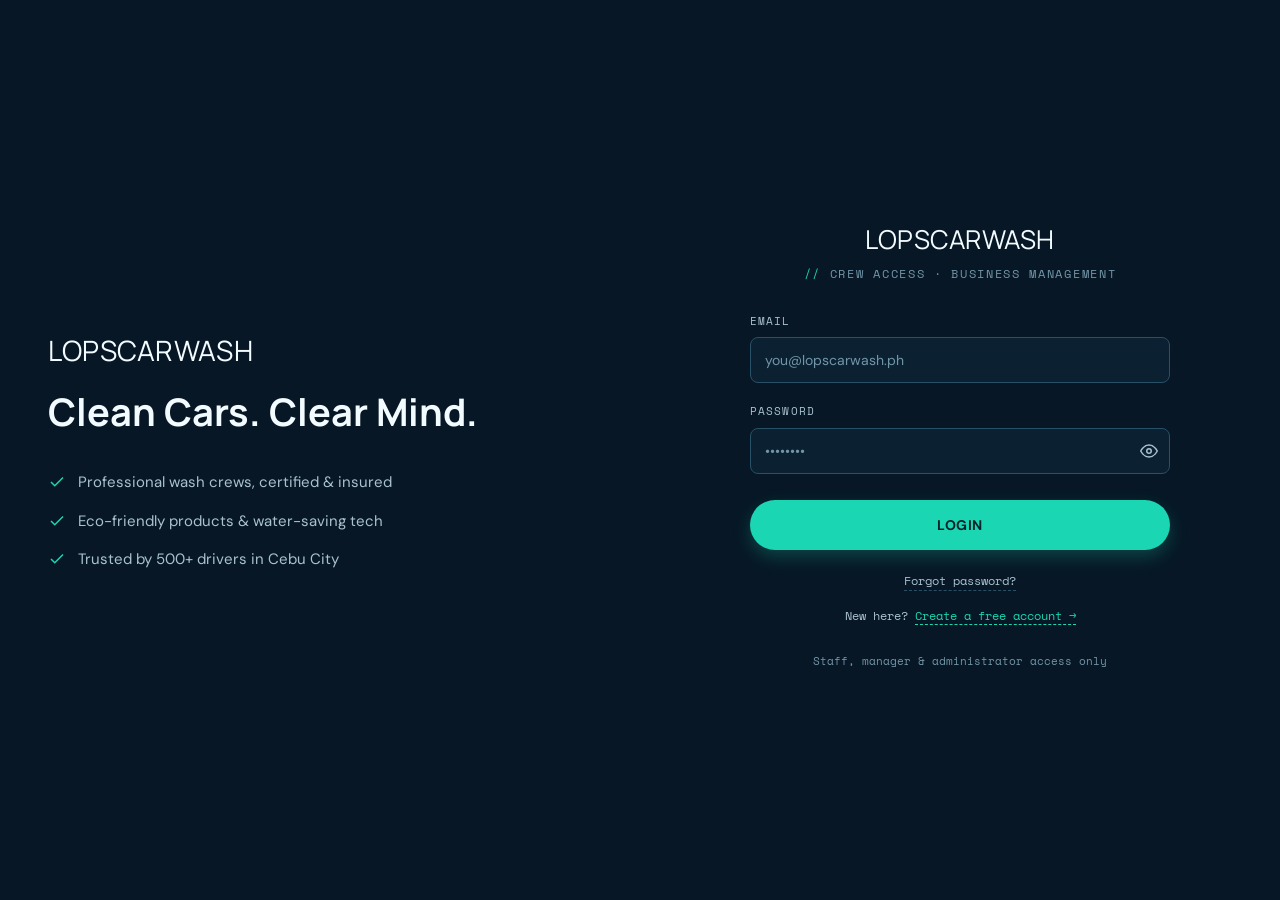
<file: frontend/login.html>
<!DOCTYPE html>
<html lang="en">
<head>
<meta charset="UTF-8">
<meta name="viewport" content="width=device-width, initial-scale=1.0">
<title>Crew Login — Lops Carwash</title>
<link rel="stylesheet" href="css/style.css">
<link rel="stylesheet" href="css/login.css">
</head>
<body>

<div class="login-split">

  <!-- LEFT: Brand panel (desktop only) -->
  <div class="split-brand" style="background-image:url('https://images.unsplash.com/photo-1565689954736-74eb386bcb7a?w=1200&q=80')">
    <div class="split-brand-overlay"></div>
    <div class="split-brand-content">
      <div class="split-brand-logo">
        <span class="logo">LOPS<span class="dot"> CARWASH</span></span>
      </div>
      <p class="split-brand-tagline">Clean Cars. Clear Mind.</p>
      <ul class="split-trust-list">
        <li>
          <svg width="18" height="18" viewBox="0 0 24 24" fill="none" stroke="currentColor" stroke-width="2"><polyline points="20 6 9 17 4 12"/></svg>
          Professional wash crews, certified &amp; insured
        </li>
        <li>
          <svg width="18" height="18" viewBox="0 0 24 24" fill="none" stroke="currentColor" stroke-width="2"><polyline points="20 6 9 17 4 12"/></svg>
          Eco-friendly products &amp; water-saving tech
        </li>
        <li>
          <svg width="18" height="18" viewBox="0 0 24 24" fill="none" stroke="currentColor" stroke-width="2"><polyline points="20 6 9 17 4 12"/></svg>
          Trusted by 500+ drivers in Cebu City
        </li>
      </ul>
    </div>
  </div>

  <!-- RIGHT: Login form -->
  <div class="split-form">
    <div class="login-panel">
      <div class="login-logo">
        <span class="logo">LOPS<span class="dot"> CARWASH</span></span>
      </div>
      <p class="login-sub">Crew access · business management</p>

      <form id="loginForm">
        <div class="field">
          <label for="email">Email</label>
          <input type="email" id="email" name="email" placeholder="you@lopscarwash.ph" required>
        </div>
        <div class="field">
          <label for="password">Password</label>
          <div class="field-wrap">
            <input type="password" id="password" name="password" placeholder="••••••••" required>
            <button type="button" class="pwd-toggle" aria-label="Show password">
              <svg width="18" height="18" viewBox="0 0 24 24" fill="none" stroke="currentColor" stroke-width="2"><path d="M1 12s4-8 11-8 11 8 11 8-4 8-11 8-11-8-11-8z"/><circle cx="12" cy="12" r="3"/></svg>
            </button>
          </div>
        </div>

        <button type="submit" class="btn btn-primary login-btn">Login</button>
      </form>

      <div class="login-links">
        <a href="#">Forgot password?</a>
      </div>

      <p class="login-register-link">New here? <a href="/register">Create a free account →</a></p>

      <p class="login-footnote">Staff, manager &amp; administrator access only</p>
    </div>
  </div>

</div>

<script src="js/main.js"></script>
<script>
document.querySelectorAll('.pwd-toggle').forEach(function(btn){
  btn.addEventListener('click',function(){
    var inp=btn.parentElement.querySelector('input');
    var show=inp.type==='password';
    inp.type=show?'text':'password';
    btn.setAttribute('aria-label',show?'Hide password':'Show password');
  });
});
</script>
</body>
</html>
</file>
<file: frontend/css/style.css>
@import url('https://fonts.googleapis.com/css2?family=DM+Sans:wght@400;500;600;700&family=Manrope:wght@600;700;800&family=Space+Mono:wght@400;700&display=swap');
:root{--bg:#071725;--bg-soft:#0b2132;--surface:#102d41;--surface-2:#163b52;--line:#285067;--line-soft:#1a4057;--text:#f2fbff;--muted:#a9c2d0;--muted-2:#7295a8;--volt:#1bd6b3;--volt-dim:#12a98d;--magenta:#f2be45;--cyan:#7fe6ff;--warn:#ff875a;--on-volt:#06232a;--f-display:'Manrope',system-ui,sans-serif;--f-body:'DM Sans',system-ui,sans-serif;--f-mono:'Space Mono',ui-monospace,monospace;--radius:12px;--radius-lg:20px;--shadow-hard:0 14px 34px rgba(1,13,22,.25)}
*,*::before,*::after{box-sizing:border-box}html{scroll-behavior:smooth}body{margin:0;background:var(--bg);color:var(--text);font-family:var(--f-body);line-height:1.5;-webkit-font-smoothing:antialiased}img{max-width:100%;display:block}a{color:inherit;text-decoration:none}ul{list-style:none;margin:0;padding:0}button{font-family:inherit;cursor:pointer}::selection{background:var(--volt);color:var(--on-volt)}:focus-visible{outline:2px solid var(--cyan);outline-offset:3px}.container{width:100%;max-width:1180px;margin:0 auto;padding:0 24px}.eyebrow{font-family:var(--f-mono);font-size:12px;letter-spacing:.15em;text-transform:uppercase;color:var(--volt)}.btn{display:inline-flex;align-items:center;gap:8px;padding:14px 26px;border-radius:999px;border:2px solid transparent;font-family:var(--f-body);font-size:14px;font-weight:700;letter-spacing:.03em;text-transform:uppercase;transition:.15s}.btn-primary{background:var(--volt);color:var(--on-volt);box-shadow:0 7px 18px rgba(27,214,179,.24)}.btn-primary:hover{transform:translateY(-2px);background:#4ae5c7}.btn-ghost{background:transparent;border-color:var(--line);color:var(--text)}
</file>
<file: frontend/css/login.css>
/* ============================================================
   LOGIN — crew access panel  (split-panel redesign)
   ============================================================ */

/* ---- Split layout ---- */
.login-split{
  display:grid;
  grid-template-columns:1fr 1fr;
  min-height:100vh;
}

/* ---- Brand panel (left) ---- */
.split-brand{
  position:relative;
  overflow:hidden;
  background-size:cover;
  background-position:center;
}
.split-brand-overlay{
  position:absolute;
  inset:0;
  background:linear-gradient(135deg,rgba(7,23,37,.85),rgba(7,23,37,.6));
}
.split-brand-content{
  position:relative;
  z-index:1;
  padding:48px;
  height:100%;
  display:flex;
  flex-direction:column;
  justify-content:center;
  color:var(--text);
}
.split-brand-logo{
  margin-bottom:18px;
}
.split-brand-logo .logo{
  font-family:var(--f-display);
  font-size:28px;
  letter-spacing:0.02em;
  display:inline-flex;
}
.split-brand-tagline{
  font-family:var(--f-display);
  font-size:clamp(26px, 3vw, 38px);
  font-weight:700;
  line-height:1.2;
  margin:0 0 36px;
  color:var(--text);
}

.split-trust-list{
  display:flex;
  flex-direction:column;
  gap:16px;
  list-style:none;
  padding:0;
  margin:0;
}
.split-trust-list li{
  display:flex;
  align-items:center;
  gap:12px;
  font-family:var(--f-body);
  font-size:15px;
  color:var(--muted);
}
.split-trust-list li svg{
  flex-shrink:0;
  color:var(--volt);
}

/* ---- Form panel (right) ---- */
.split-form{
  display:flex;
  align-items:center;
  justify-content:center;
  padding:48px 32px;
  background:var(--bg);
}

.login-panel{
  position:relative;
  width:100%;
  max-width:420px;
}
.login-panel::before{
  content:'';
  position:absolute; top:0; left:0; right:0; height:3px;
  background:linear-gradient(90deg, var(--volt), var(--cyan), var(--magenta));
  border-radius:3px 3px 0 0;
  display:none; /* shown on mobile only when card is visible */
}

.login-logo{
  text-align:center;
  margin-bottom:6px;
}
.login-logo .logo{
  font-family:var(--f-display);
  font-size:26px;
  justify-content:center;
  display:flex;
  letter-spacing:0.02em;
}
.login-sub{
  text-align:center;
  font-family:var(--f-mono);
  font-size:12px;
  letter-spacing:0.14em;
  text-transform:uppercase;
  color:var(--muted-2);
  margin:2px 0 30px;
}
.login-sub::before{ content:'// '; color:var(--volt); }

/* ---- Fields ---- */
.field{ margin-bottom:20px; }
.field label{
  display:block;
  font-family:var(--f-mono);
  font-size:11px;
  text-transform:uppercase;
  letter-spacing:0.1em;
  color:var(--muted);
  margin-bottom:8px;
}
.field input{
  width:100%;
  background:var(--bg-soft);
  border:1px solid var(--line);
  border-radius:8px;
  padding:13px 14px;
  color:var(--text);
  font-family:var(--f-body);
  font-size:14px;
  transition:border-color .15s ease, box-shadow .15s ease;
  box-sizing:border-box;
}
.field input::placeholder{ color:var(--muted-2); }
.field input:focus{
  outline:none;
  border-color:var(--volt);
  box-shadow:0 0 0 3px rgba(27,214,179,0.14);
}

/* ---- Password toggle ---- */
.field-wrap{ position:relative; }
.field-wrap input{
  padding-right:44px;
}
.pwd-toggle{
  position:absolute;
  right:12px;
  top:50%;
  transform:translateY(-50%);
  background:none;
  border:none;
  cursor:pointer;
  color:var(--muted);
  display:flex;
  align-items:center;
  padding:0;
}
.pwd-toggle:hover{ color:var(--volt); }

/* ---- Buttons ---- */
.login-btn{
  width:100%;
  justify-content:center;
  margin-top:6px;
}

/* ---- Links ---- */
.login-links{
  display:flex;
  justify-content:center;
  margin-top:22px;
}
.login-links a{
  font-family:var(--f-mono);
  font-size:12px;
  color:var(--muted);
  border-bottom:1px dashed var(--line);
}
.login-links a:hover{ color:var(--cyan); border-color:var(--cyan); }

.login-register-link{
  text-align:center;
  margin-top:16px;
  font-family:var(--f-mono);
  font-size:12px;
  color:var(--muted);
}
.login-register-link a{
  color:var(--volt);
  border-bottom:1px dashed var(--volt);
}
.login-register-link a:hover{ color:var(--cyan); border-color:var(--cyan); }

.login-footnote{
  text-align:center;
  margin-top:28px;
  font-family:var(--f-mono);
  font-size:11px;
  color:var(--muted-2);
}

/* ---- Responsive ---- */
@media (max-width:768px){
  .login-split{
    grid-template-columns:1fr;
  }
  .split-brand{
    display:none;
  }
  .split-form{
    padding:40px 20px;
    min-height:100vh;
  }
}
</file>
